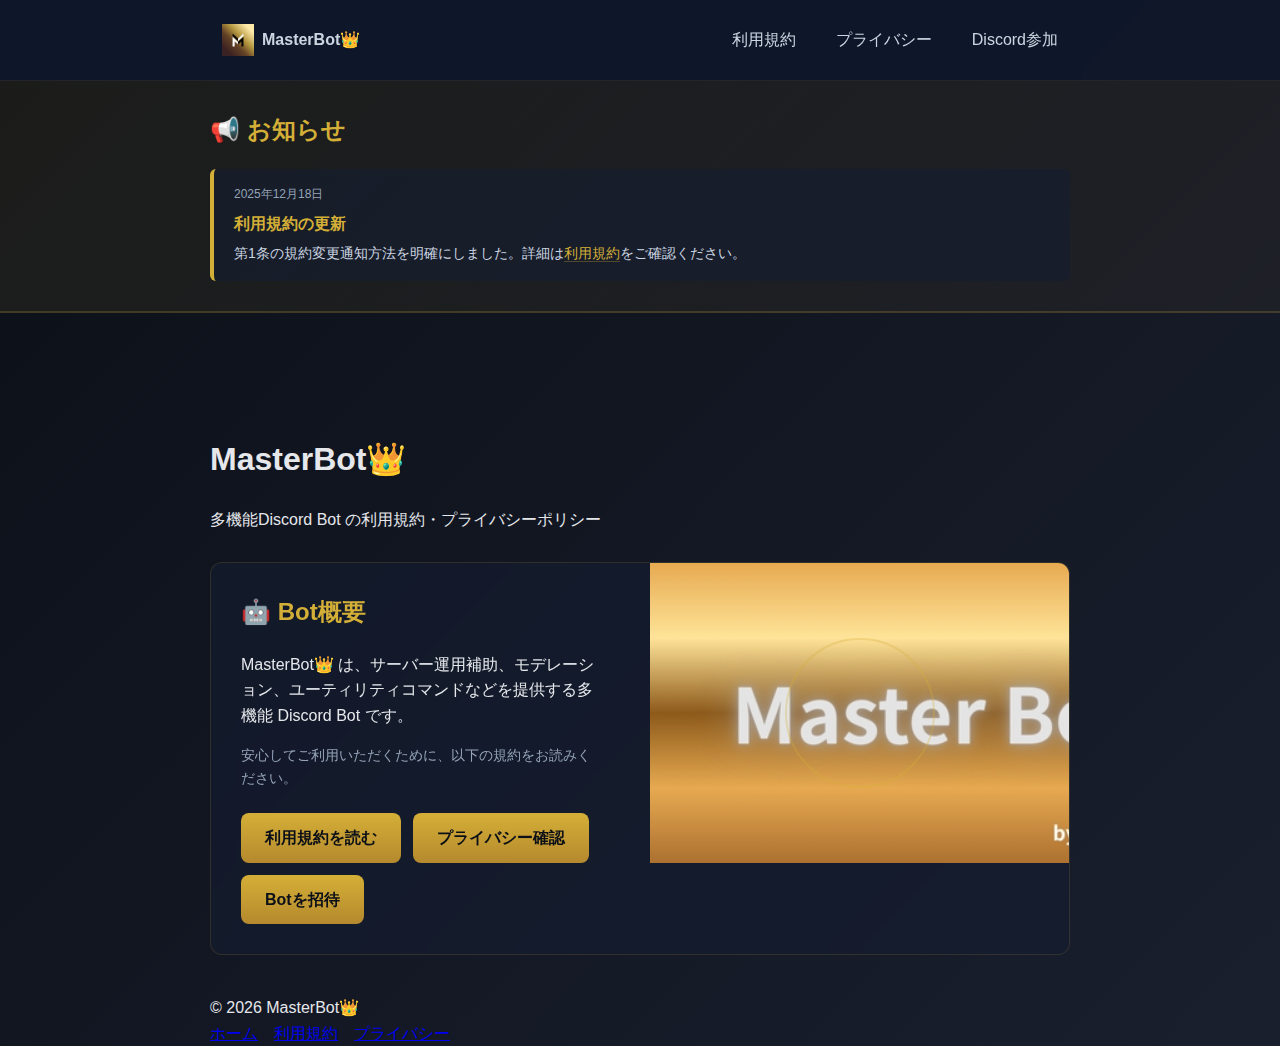
<file: index.html>
<!doctype html><html lang='ja'><head><meta charset='utf-8'><title>MasterBot👑 利用規約サイト</title><meta name='viewport' content='width=device-width,initial-scale=1'><meta name='description' content='Discord Bot「MasterBot👑」の利用規約・プライバシーポリシー'><meta property='og:title' content='MasterBot👑'><meta property='og:description' content='多機能Discord Bot MasterBot👑 の利用規約・プライバシーポリシーサイト'><meta property='og:image' content='assets/MasterBot_Banner.png'><link rel='icon' href='assets/MasterBot_icon.png'><link rel='stylesheet' href='style.css'></head><body><nav class='nav'><div class='nav-inner container'><a class='brand' href='index.html'><img src='assets/MasterBot_icon.png' alt='MasterBot Icon'><span class='title'>MasterBot👑</span></a><div class='spacer'></div><div class='nav-links' style='display:flex;gap:16px'><a href='terms.html'>利用規約</a><a href='privacy.html'>プライバシー</a><a href='https://discord.com/invite/YOUR_INVITE_CODE' target='_blank'>Discord参加</a></div></div></nav><section class='announcements' id='announcements-section'><div class='container'><h2>📢 お知らせ</h2><div id='announcements-list'><p style='color:#94a3b8;text-align:center'>最新のお知らせはありません</p></div></div></section><header class='hero'><div class='container'><h1>MasterBot👑</h1><p>多機能Discord Bot の利用規約・プライバシーポリシー</p><div class='card grid'><div class='col-7'><div class='card-body'><h2>🤖 Bot概要</h2><p>MasterBot👑 は、サーバー運用補助、モデレーション、ユーティリティコマンドなどを提供する多機能 Discord Bot です。</p><p style='margin:16px 0;color:#94a3b8;font-size:14px'>安心してご利用いただくために、以下の規約をお読みください。</p><div style='display:flex; gap:12px; margin-top:24px; flex-wrap:wrap'><a class='btn primary' href='terms.html'>利用規約を読む</a><a class='btn' href='privacy.html'>プライバシー確認</a><a class='btn' href='https://discord.com/oauth2/authorize?client_id=YOUR_CLIENT_ID&scope=bot%20applications.commands' target='_blank'>Botを招待</a></div></div></div><div class='col-5'><div class='card-visual' style='background:url(assets/MasterBot_Banner.png) center/cover no-repeat;display:flex;align-items:center;justify-content:center;'><div class='glow-ring'></div></div></div></div></div></header><footer class='footer'><div class='container'><div style='flex:1'>© <span data-year></span> MasterBot👑</div><div style='display:flex;gap:16px'><a href='index.html'>ホーム</a><a href='terms.html'>利用規約</a><a href='privacy.html'>プライバシー</a></div></div></footer><script src='script.js'></script></body></html>
</file>
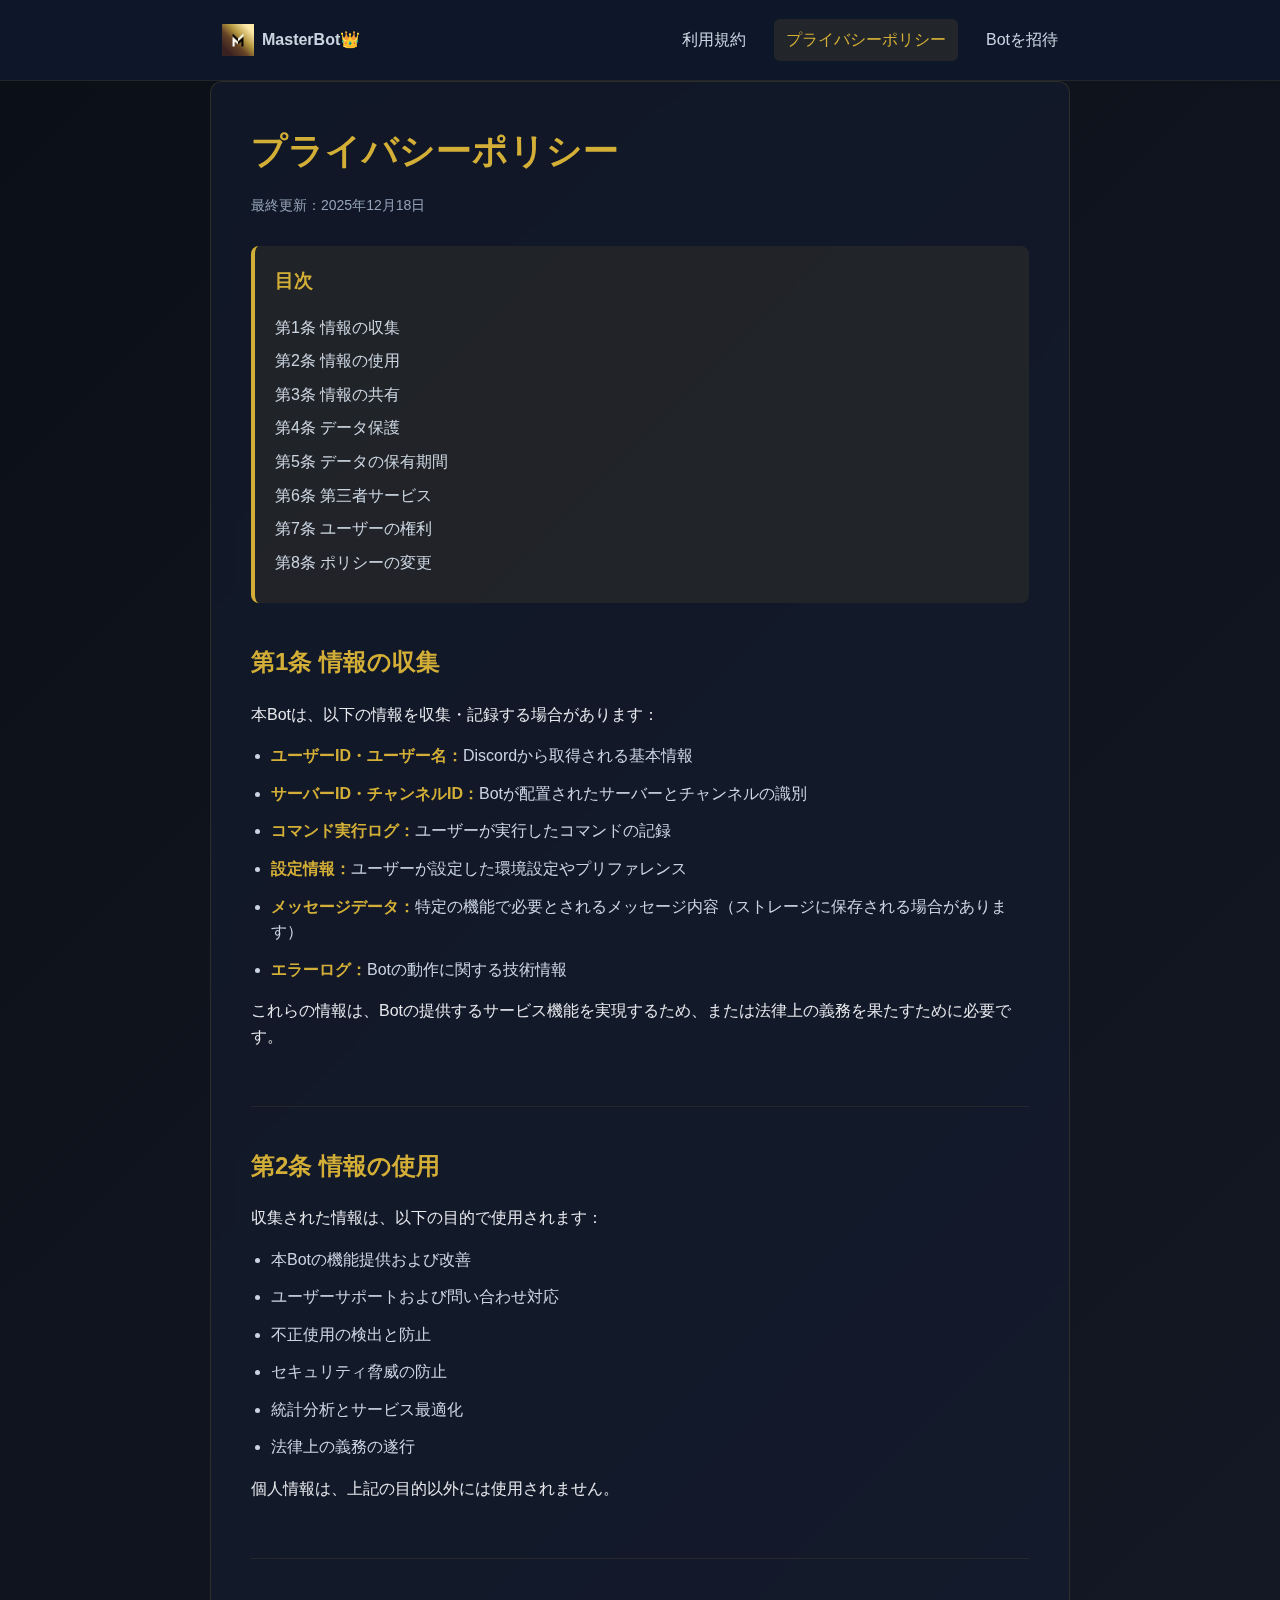
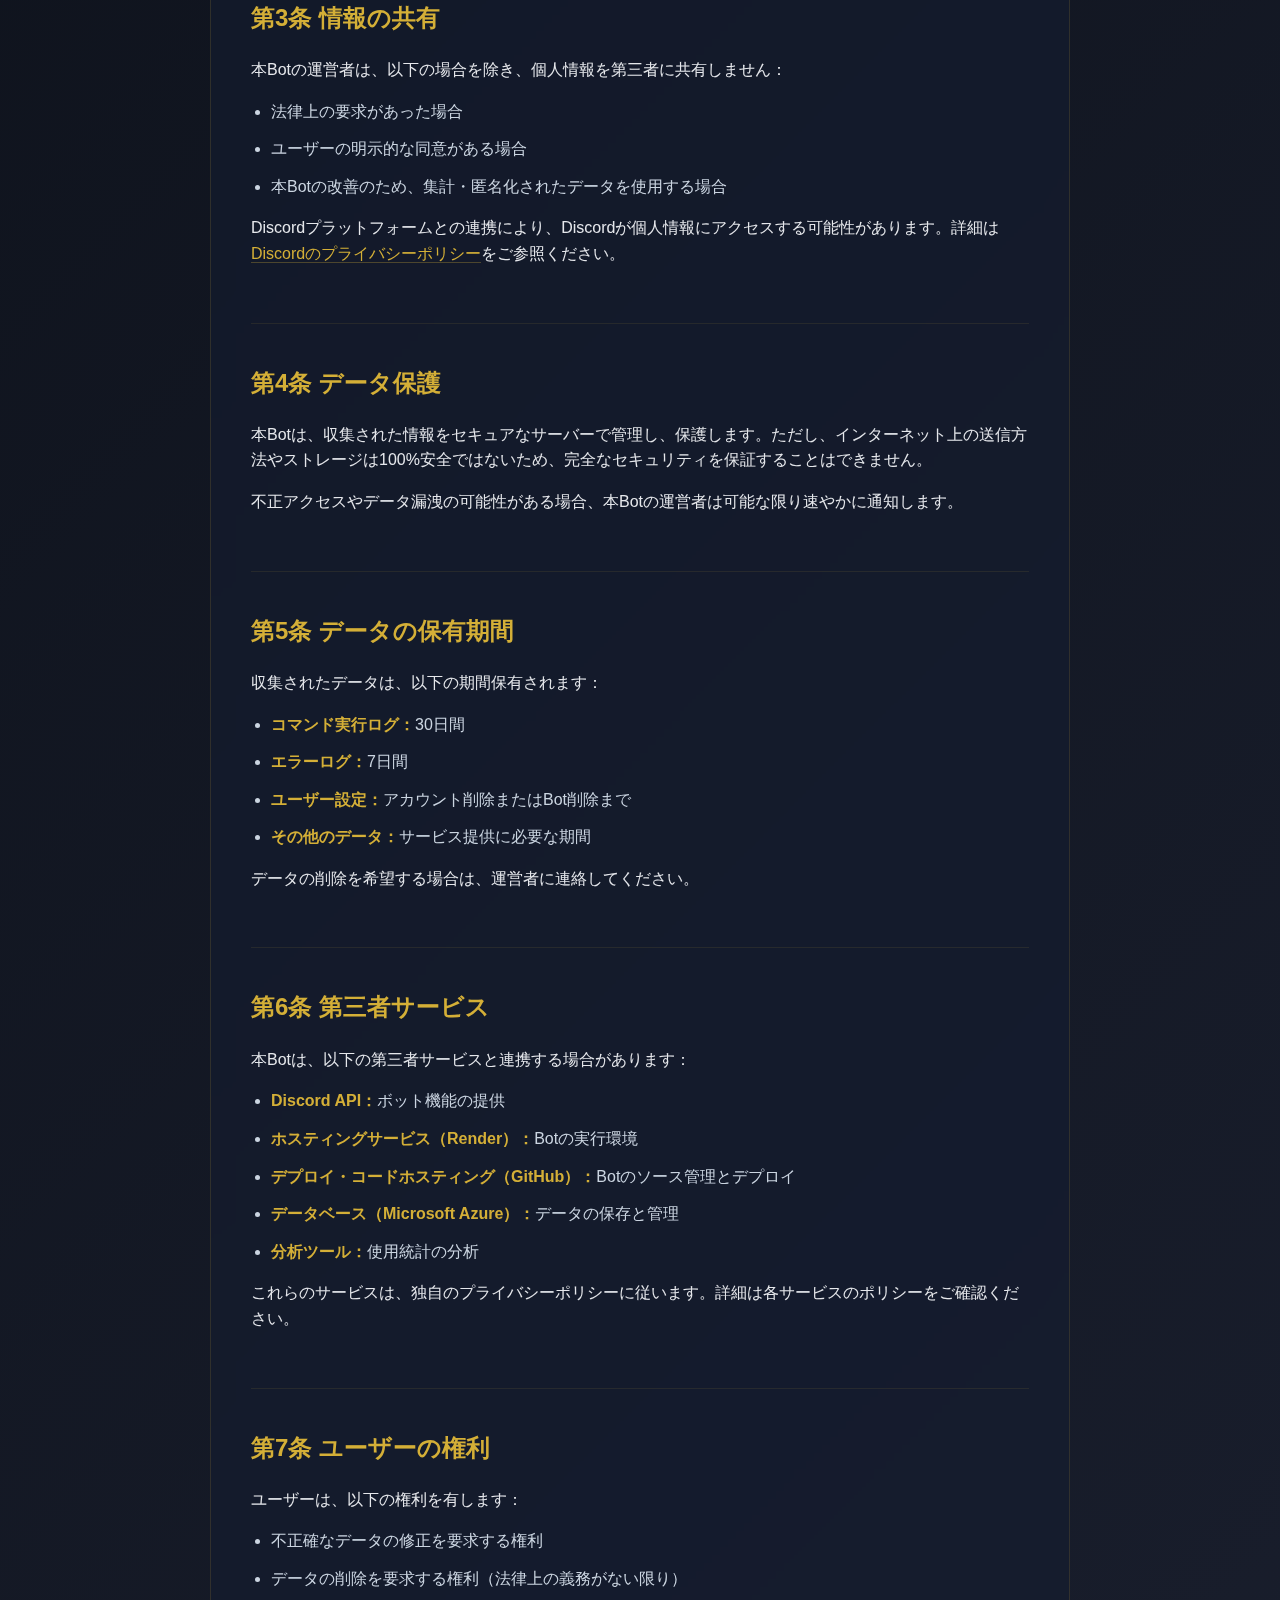
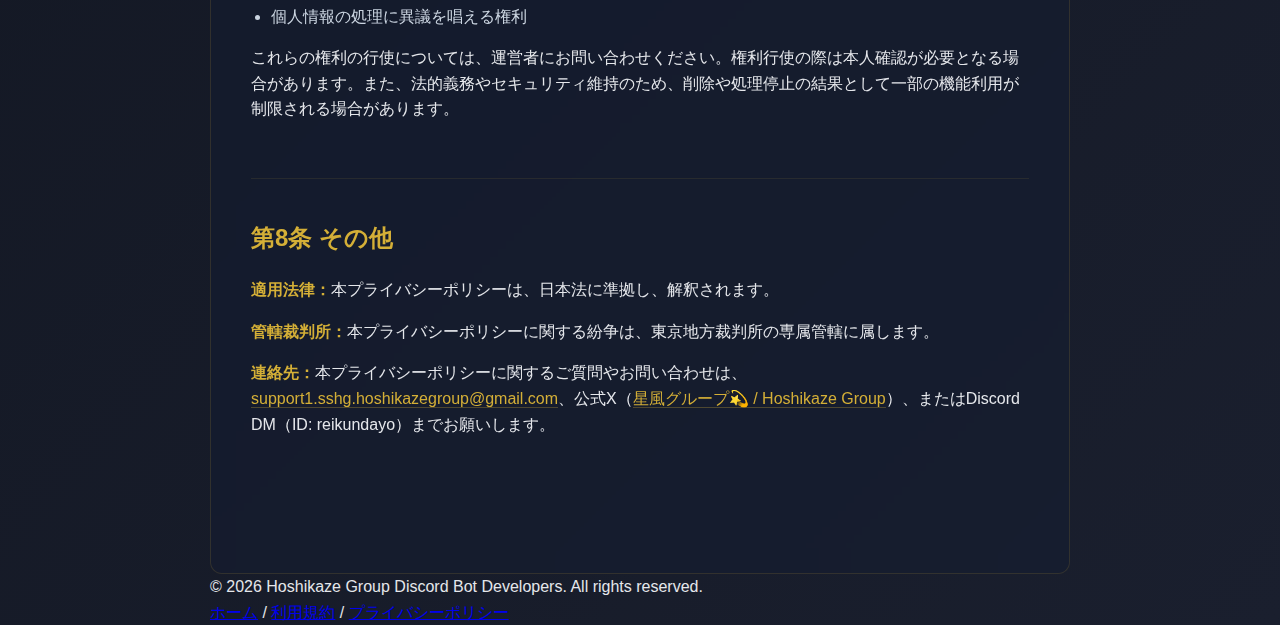
<file: privacy.html>
<!doctype html><html lang='ja'><head><meta charset='utf-8'><title>プライバシーポリシー | MasterBot👑</title><meta name='viewport' content='width=device-width,initial-scale=1'><meta name='description' content='Discord Bot「MasterBot👑」のプライバシーポリシー'><link rel='icon' href='assets/MasterBot_icon.png'><link rel='stylesheet' href='style.css'></head><body><nav class='nav'><div class='nav-inner container'><a class='brand' href='index.html'><img src='assets/MasterBot_icon.png' alt='MasterBot Icon'><span class='title'>MasterBot👑</span></a><div class='spacer'></div><div style='display:flex;gap:16px'><a href='terms.html'>利用規約</a><a href='privacy.html' class='active'>プライバシーポリシー</a><a href='https://discord.com/oauth2/authorize?client_id=1443888687313190985&permissions=8&integration_type=0&scope=bot' target='_blank' rel='noopener'>Botを招待</a></div></div></nav><main class='container'><article class='article'><h1>プライバシーポリシー</h1><p class='last-updated'>最終更新：2025年12月18日</p><nav class='toc'><h3>目次</h3><ul><li><a href='#section1'>第1条 情報の収集</a></li><li><a href='#section2'>第2条 情報の使用</a></li><li><a href='#section3'>第3条 情報の共有</a></li><li><a href='#section4'>第4条 データ保護</a></li><li><a href='#section5'>第5条 データの保有期間</a></li><li><a href='#section6'>第6条 第三者サービス</a></li><li><a href='#section7'>第7条 ユーザーの権利</a></li><li><a href='#section8'>第8条 ポリシーの変更</a></li></ul></nav><section id='section1' class='article-section'><h2>第1条 情報の収集</h2><p>本Botは、以下の情報を収集・記録する場合があります：</p><ul><li><strong>ユーザーID・ユーザー名：</strong>Discordから取得される基本情報</li><li><strong>サーバーID・チャンネルID：</strong>Botが配置されたサーバーとチャンネルの識別</li><li><strong>コマンド実行ログ：</strong>ユーザーが実行したコマンドの記録</li><li><strong>設定情報：</strong>ユーザーが設定した環境設定やプリファレンス</li><li><strong>メッセージデータ：</strong>特定の機能で必要とされるメッセージ内容（ストレージに保存される場合があります）</li><li><strong>エラーログ：</strong>Botの動作に関する技術情報</li></ul><p>これらの情報は、Botの提供するサービス機能を実現するため、または法律上の義務を果たすために必要です。</p></section><section id='section2' class='article-section'><h2>第2条 情報の使用</h2><p>収集された情報は、以下の目的で使用されます：</p><ul><li>本Botの機能提供および改善</li><li>ユーザーサポートおよび問い合わせ対応</li><li>不正使用の検出と防止</li><li>セキュリティ脅威の防止</li><li>統計分析とサービス最適化</li><li>法律上の義務の遂行</li></ul><p>個人情報は、上記の目的以外には使用されません。</p></section><section id='section3' class='article-section'><h2>第3条 情報の共有</h2><p>本Botの運営者は、以下の場合を除き、個人情報を第三者に共有しません：</p><ul><li>法律上の要求があった場合</li><li>ユーザーの明示的な同意がある場合</li><li>本Botの改善のため、集計・匿名化されたデータを使用する場合</li></ul><p>Discordプラットフォームとの連携により、Discordが個人情報にアクセスする可能性があります。詳細は<a href='https://discord.com/privacy' target='_blank'>Discordのプライバシーポリシー</a>をご参照ください。</p></section><section id='section4' class='article-section'><h2>第4条 データ保護</h2><p>本Botは、収集された情報をセキュアなサーバーで管理し、保護します。ただし、インターネット上の送信方法やストレージは100%安全ではないため、完全なセキュリティを保証することはできません。</p><p>不正アクセスやデータ漏洩の可能性がある場合、本Botの運営者は可能な限り速やかに通知します。</p></section><section id='section5' class='article-section'><h2>第5条 データの保有期間</h2><p>収集されたデータは、以下の期間保有されます：</p><ul><li><strong>コマンド実行ログ：</strong>30日間</li><li><strong>エラーログ：</strong>7日間</li><li><strong>ユーザー設定：</strong>アカウント削除またはBot削除まで</li><li><strong>その他のデータ：</strong>サービス提供に必要な期間</li></ul><p>データの削除を希望する場合は、運営者に連絡してください。</p></section><section id='section6' class='article-section'><h2>第6条 第三者サービス</h2><p>本Botは、以下の第三者サービスと連携する場合があります：</p><ul><li><strong>Discord API：</strong>ボット機能の提供</li><li><strong>ホスティングサービス（Render）：</strong>Botの実行環境</li><li><strong>デプロイ・コードホスティング（GitHub）：</strong>Botのソース管理とデプロイ</li><li><strong>データベース（Microsoft Azure）：</strong>データの保存と管理</li><li><strong>分析ツール：</strong>使用統計の分析</li></ul><p>これらのサービスは、独自のプライバシーポリシーに従います。詳細は各サービスのポリシーをご確認ください。</p></section><section id='section7' class='article-section'><h2>第7条 ユーザーの権利</h2><p>ユーザーは、以下の権利を有します：</p><ul><li>不正確なデータの修正を要求する権利</li><li>データの削除を要求する権利（法律上の義務がない限り）</li><li>個人情報の処理に異議を唱える権利</li></ul><p>これらの権利の行使については、運営者にお問い合わせください。権利行使の際は本人確認が必要となる場合があります。また、法的義務やセキュリティ維持のため、削除や処理停止の結果として一部の機能利用が制限される場合があります。</p></section><section id='section8' class='article-section'><h2>第8条 その他</h2><p><strong>適用法律：</strong>本プライバシーポリシーは、日本法に準拠し、解釈されます。</p><p><strong>管轄裁判所：</strong>本プライバシーポリシーに関する紛争は、東京地方裁判所の専属管轄に属します。</p><p><strong>連絡先：</strong>本プライバシーポリシーに関するご質問やお問い合わせは、<a href='mailto:support1.sshg.hoshikazegroup@gmail.com'>support1.sshg.hoshikazegroup@gmail.com</a>、公式X（<a href='https://x.com/Hoshikaze_Group' target='_blank' rel='noopener'>星風グループ💫 / Hoshikaze Group</a>）、またはDiscord DM（ID: reikundayo）までお願いします。</p></section></article></main><footer class='footer'><div class='container inner'><div>© <span data-year></span> Hoshikaze Group Discord Bot Developers. All rights reserved.</div><div><a href='index.html'>ホーム</a> / <a href='terms.html'>利用規約</a> / <a href='privacy.html'>プライバシーポリシー</a></div></div></footer><script src='script.js'></script></body></html>
</file>
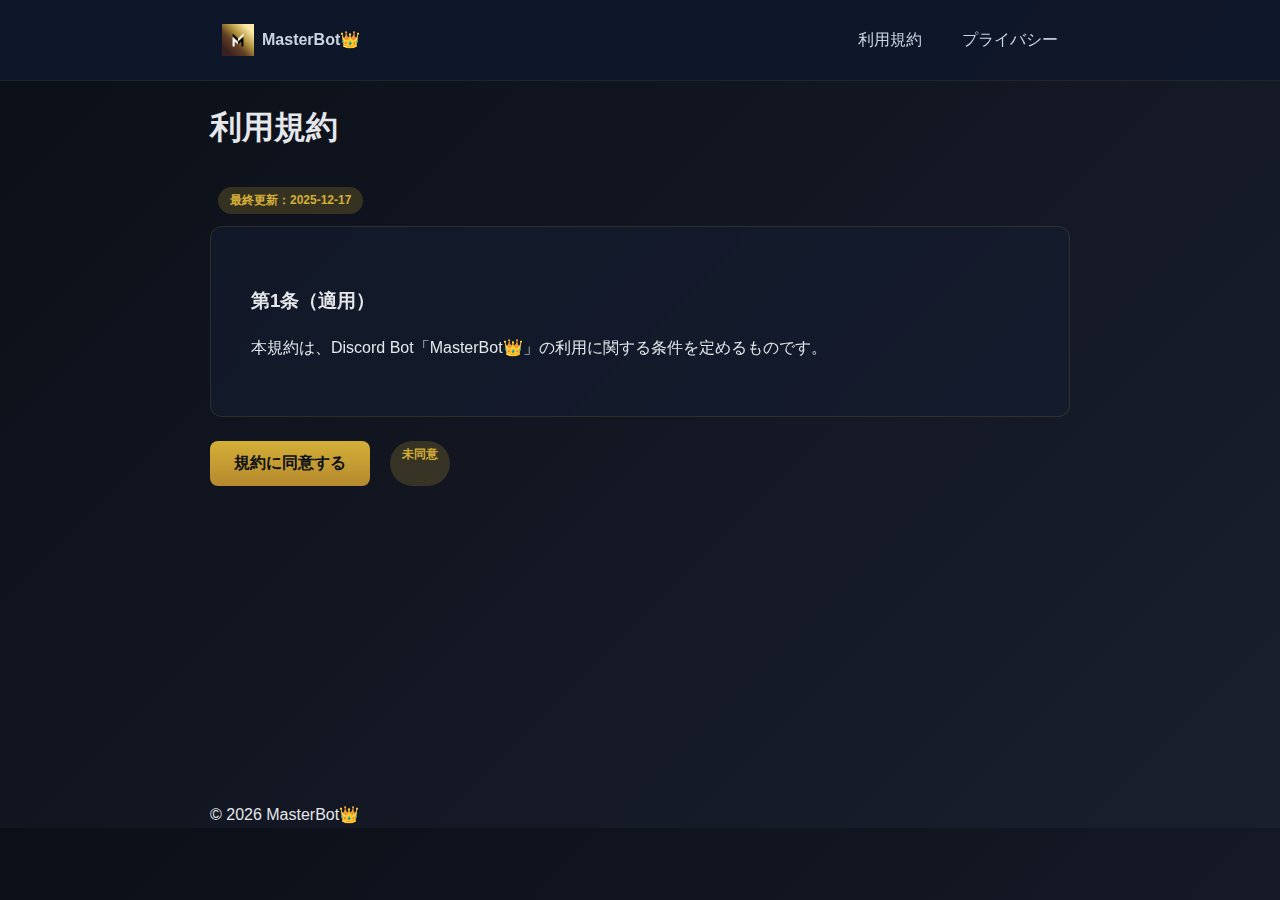
<file: terms.html>
<!doctype html><html lang='ja'><head><meta charset='utf-8'><title>利用規約 | MasterBot👑</title><meta name='viewport' content='width=device-width,initial-scale=1'><link rel='icon' href='assets/MasterBot_icon.png'><link rel='stylesheet' href='style.css'></head><body><nav class='nav'><div class='nav-inner container'><a class='brand' href='/'><img src='assets/MasterBot_icon.png' alt='MasterBot Icon'><span class='title'>MasterBot👑</span></a><div class='spacer'></div><div style='display:flex;gap:16px'><a href='terms.html'>利用規約</a><a href='privacy.html'>プライバシー</a></div></div></nav><main class='container section'><h1>利用規約</h1><p class='badge'>最終更新：2025-12-17</p><section class='article'><h3>第1条（適用）</h3><p>本規約は、Discord Bot「MasterBot👑」の利用に関する条件を定めるものです。</p></section><!-- 他の条文もここに追加可能 --><div style='display:flex; gap:12px; margin-top:24px'><button class='btn' data-agree>規約に同意する</button><span class='badge' data-agree-status>未同意</span></div></main><footer class='footer'><div class='container inner'><div>© <span data-year></span> MasterBot👑</div></div></footer><script src='script.js'></script></body></html>
</file>
<file: style.css>
* {
  box-sizing: border-box;
}

body {
  margin: 0;
  font-family: -apple-system, BlinkMacSystemFont, 'Segoe UI', Roboto, 'Helvetica Neue', Arial, sans-serif;
  background: linear-gradient(135deg, #0b0f17 0%, #1a1f2e 100%);
  color: #e5e7eb;
  line-height: 1.6;
}

.container {
  max-width: 900px;
  margin: 0 auto;
  padding: 0 20px;
}

.nav {
  background: rgba(15, 23, 42, 0.95);
  padding: 16px 0;
  border-bottom: 1px solid rgba(212, 175, 55, 0.1);
  position: sticky;
  top: 0;
  z-index: 1000;
  backdrop-filter: blur(10px);
}

.nav-inner {
  display: flex;
  align-items: center;
  gap: 16px;
}

.brand {
  display: flex;
  align-items: center;
  gap: 8px;
  text-decoration: none;
  color: #d4af37;
  font-weight: 600;
  font-size: 16px;
}

.brand img {
  width: 32px;
  height: 32px;
}

.brand:hover {
  opacity: 0.8;
}

.spacer {
  flex: 1;
}

.nav a {
  color: #cbd5e1;
  text-decoration: none;
  padding: 8px 12px;
  border-radius: 6px;
  transition: all 0.3s ease;
}

.nav a:hover,
.nav a.active {
  background: rgba(212, 175, 55, 0.1);
  color: #d4af37;
}

.badge {
  display: inline-block;
  background: rgba(212, 175, 55, 0.2);
  color: #d4af37;
  padding: 4px 12px;
  border-radius: 9999px;
  font-size: 12px;
  font-weight: 600;
  margin-left: 8px;
}

main {
  padding: 40px 0;
  min-height: calc(100vh - 200px);
}

.article {
  background: rgba(20, 28, 48, 0.6);
  border: 1px solid rgba(212, 175, 55, 0.15);
  border-radius: 12px;
  padding: 40px;
  backdrop-filter: blur(10px);
}

.article h1 {
  color: #d4af37;
  font-size: 36px;
  margin: 0 0 12px 0;
}

.last-updated {
  color: #94a3b8;
  font-size: 14px;
  margin-bottom: 30px;
}

.toc {
  background: rgba(212, 175, 55, 0.08);
  border-left: 4px solid #d4af37;
  padding: 20px;
  border-radius: 8px;
  margin-bottom: 40px;
}

.toc h3 {
  margin-top: 0;
  color: #d4af37;
}

.toc ul {
  list-style: none;
  padding: 0;
  margin: 0;
}

.toc li {
  margin-bottom: 8px;
}

.toc a {
  color: #cbd5e1;
  text-decoration: none;
  transition: color 0.3s ease;
}

.toc a:hover {
  color: #d4af37;
}

.article-section {
  margin-bottom: 40px;
  padding-bottom: 40px;
  border-bottom: 1px solid rgba(212, 175, 55, 0.1);
}

.article-section:last-child {
  border-bottom: none;
}

.article-section h2 {
  color: #d4af37;
  font-size: 24px;
  margin-top: 0;
}

.article-section h3 {
  color: #cbd5e1;
  font-size: 18px;
  margin-top: 20px;
}

.article-section ul {
  margin: 16px 0;
  padding-left: 20px;
}

.article-section li {
  margin-bottom: 12px;
  color: #cbd5e1;
}

.article-section strong {
  color: #d4af37;
}

.article-section a {
  color: #d4af37;
  text-decoration: none;
  border-bottom: 1px solid rgba(212, 175, 55, 0.3);
  transition: all 0.3s ease;
}

.article-section a:hover {
  border-bottom-color: #d4af37;
}

.agreement-box {
  background: linear-gradient(135deg, rgba(212, 175, 55, 0.15), rgba(181, 137, 46, 0.1));
  border: 2px solid rgba(212, 175, 55, 0.3);
  border-radius: 12px;
  padding: 30px;
  margin-top: 40px;
  text-align: center;
}

.agreement-content h3 {
  color: #d4af37;
  font-size: 24px;
  margin-bottom: 12px;
}

.agreement-content p {
  color: #cbd5e1;
  margin-bottom: 20px;
}

.checkbox {
  display: flex;
  align-items: center;
  gap: 12px;
  margin: 20px 0;
  cursor: pointer;
  justify-content: center;
  user-select: none;
}

.checkbox input {
  width: 20px;
  height: 20px;
  cursor: pointer;
  accent-color: #d4af37;
}

.checkbox span {
  color: #cbd5e1;
  font-size: 16px;
}

.btn {
  padding: 12px 24px;
  border-radius: 8px;
  border: none;
  color: #0b0f17;
  background: linear-gradient(180deg, #d4af37, #b5892e);
  font-weight: 600;
  font-size: 16px;
  cursor: pointer;
  transition: all 0.3s ease;
  display: inline-block;
  text-align: center;
  text-decoration: none;
}

.btn:hover:not(:disabled) {
  transform: translateY(-2px);
  box-shadow: 0 8px 16px rgba(212, 175, 55, 0.3);
}

.btn:disabled {
  opacity: 0.5;
  cursor: not-allowed;
}

.btn.primary {
  background: linear-gradient(180deg, #d4af37, #b5892e);
  color: #0b0f17;
}

.btn.primary:hover:not(:disabled) {
  box-shadow: 0 8px 16px rgba(212, 175, 55, 0.4);
}

.hero {
  padding: 60px 0 40px;
}

.announcements {
  background: linear-gradient(135deg, rgba(212, 175, 55, 0.08), rgba(181, 137, 46, 0.05));
  border-bottom: 2px solid rgba(212, 175, 55, 0.2);
  padding: 30px 0;
  margin-bottom: 40px;
}

.announcements .container {
  max-width: 900px;
  margin: 0 auto;
  padding: 0 20px;
}

.announcements h2 {
  color: #d4af37;
  font-size: 24px;
  margin: 0 0 20px 0;
}

#announcements-list {
  display: flex;
  flex-direction: column;
  gap: 12px;
}

.announcement-item {
  background: rgba(20, 28, 48, 0.6);
  border-left: 4px solid #d4af37;
  padding: 16px 20px;
  border-radius: 6px;
  animation: slideIn 0.3s ease;
}

.announcement-item.important {
  background: rgba(220, 38, 38, 0.1);
  border-left-color: #ef4444;
}

.announcement-item.success {
  background: rgba(34, 197, 94, 0.1);
  border-left-color: #22c55e;
}

.announcement-item .date {
  font-size: 12px;
  color: #94a3b8;
  margin-bottom: 6px;
}

.announcement-item .title {
  color: #d4af37;
  font-weight: 600;
  margin-bottom: 6px;
}

.announcement-item .content {
  color: #cbd5e1;
  font-size: 14px;
}

.announcement-item a {
  color: #d4af37;
  text-decoration: none;
  border-bottom: 1px solid rgba(212, 175, 55, 0.3);
}

.announcement-item a:hover {
  border-bottom-color: #d4af37;
}

@keyframes slideIn {
  from {
    opacity: 0;
    transform: translateY(-10px);
  }
  to {
    opacity: 1;
    transform: translateY(0);
  }
}

.hero {

.hero h1 {
  color: #d4af37;
  font-size: 42px;
  margin-bottom: 16px;
}

.hero > p {
  color: #cbd5e1;
  font-size: 18px;
  margin-bottom: 30px;
}

.card {
  background: rgba(20, 28, 48, 0.6);
  border: 1px solid rgba(212, 175, 55, 0.15);
  border-radius: 12px;
  overflow: hidden;
  backdrop-filter: blur(10px);
}

.card-body {
  padding: 30px;
}

.card-body h2 {
  color: #d4af37;
  margin-top: 0;
}

.card-visual {
  position: relative;
  height: 300px;
}

.glow-ring {
  position: absolute;
  top: 50%;
  left: 50%;
  transform: translate(-50%, -50%);
  width: 150px;
  height: 150px;
  border: 2px solid rgba(212, 175, 55, 0.3);
  border-radius: 50%;
  animation: pulse 2s infinite;
}

@keyframes pulse {
  0%, 100% {
    opacity: 0.5;
    transform: translate(-50%, -50%) scale(1);
  }
  50% {
    opacity: 0.8;
    transform: translate(-50%, -50%) scale(1.1);
  }
}

.grid {
  display: grid;
  grid-template-columns: 1fr 1fr;
  gap: 20px;
  margin-top: 30px;
}

.col-7 {
  grid-column: span 1;
}

.col-5 {
  grid-column: span 1;
}

@media (max-width: 768px) {
  .grid {
    grid-template-columns: 1fr;
  }
  
  .col-7, .col-5 {
    grid-column: span 1;
  }

  .article {
    padding: 24px;
  }

  .article h1 {
    font-size: 28px;
  }

  .article-section h2 {
    font-size: 20px;
  }

  .hero h1 {
    font-size: 32px;
  }

  .nav-inner {
    flex-direction: column;
    align-items: flex-start;
  }
}

.footer {
  background: linear-gradient(180deg, rgba(8, 12, 24, 0.95), rgba(12, 18, 34, 0.98));
  padding: 36px 0;
  text-align: center;
  color: #cbd5e1;
  border-top: 1px solid rgba(212, 175, 55, 0.2);
  box-shadow: 0 -10px 30px rgba(0, 0, 0, 0.35);
  backdrop-filter: blur(10px);
  position: relative;
  z-index: 5;
  margin-top: 48px;
  isolation: isolate;
}

.footer .container {
  display: flex;
  justify-content: space-between;
  align-items: center;
}

.footer a {
  color: #d4af37;
  text-decoration: none;
  transition: opacity 0.3s ease;
}

.footer a:hover {
  opacity: 0.8;
}

.footer::before {
  content: "";
  position: absolute;
  top: -18px;
  left: 0;
  width: 100%;
  height: 18px;
  background: linear-gradient(180deg, rgba(0,0,0,0), rgba(8,12,24,0.6));
  filter: blur(4px);
  pointer-events: none;
}

@media (max-width: 768px) {
  .footer .container {
    flex-direction: column;
    gap: 16px;
  }
}
</file>
